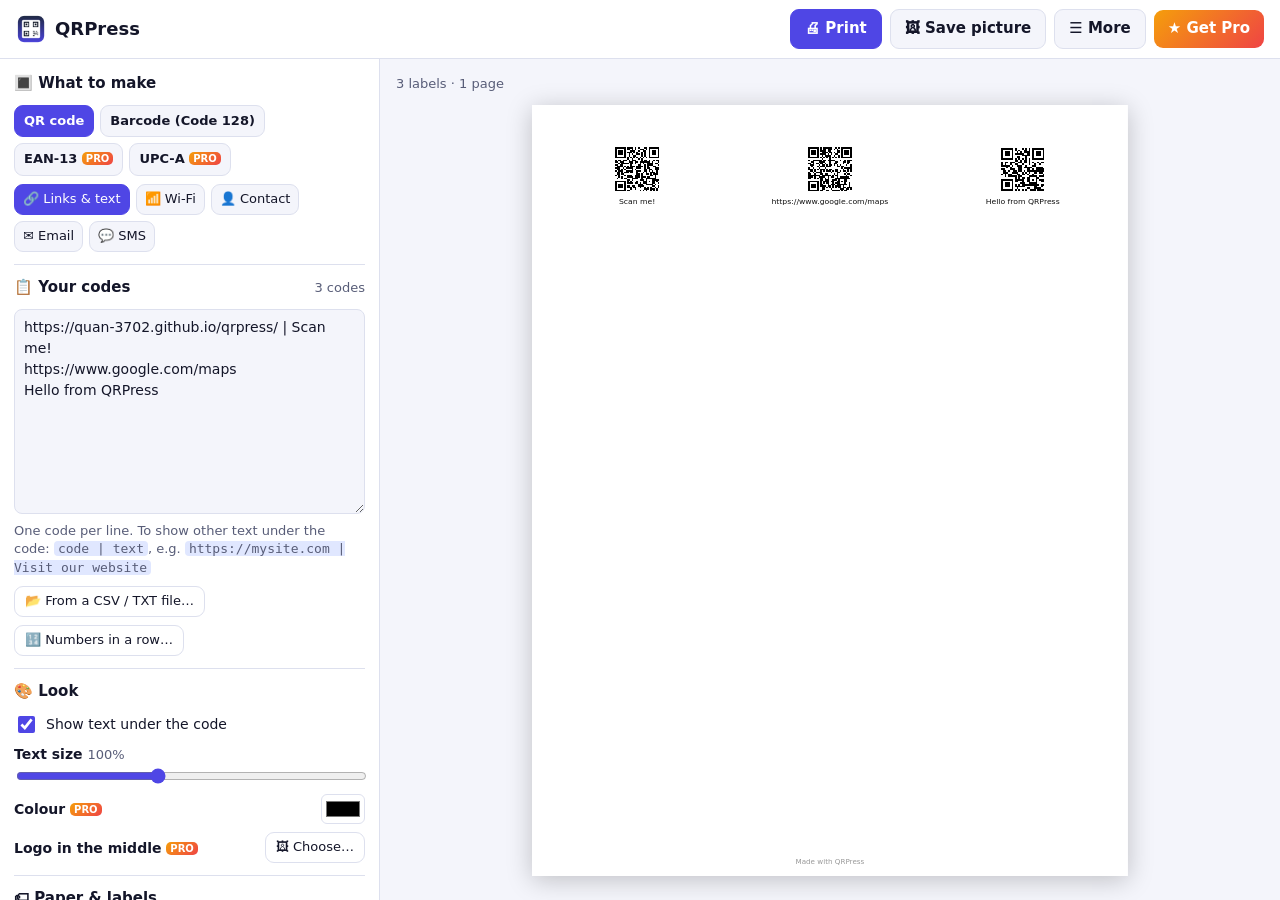
<file: index.html>
<!doctype html>
<html lang="en">
<head>
  <meta charset="utf-8">
  <meta name="viewport" content="width=device-width, initial-scale=1">
  <title>QRPress - QR Code &amp; Barcode Label Maker</title>
  <meta name="description" content="Make QR codes and barcodes one by one or hundreds at once – Wi-Fi, contact card, links, Code 128, EAN-13, UPC – and print them on Avery labels or any paper. Works offline, no subscription.">
  <meta name="theme-color" content="#4f46e5">
  <link rel="manifest" href="manifest.json">
  <link rel="icon" href="icon-192.png">
  <link rel="stylesheet" href="style.css">
</head>
<body>
  <header class="topbar">
    <div class="brand"><img src="icon-192.png" alt="" width="30" height="30"><span>QRPress</span></div>
    <span class="spacer"></span>
    <div class="top-btns">
      <button id="printBtn" class="tb primary-tb" title="Print (Ctrl+P)">🖨 Print</button>
      <button id="pngBtn" class="tb" title="Save the first code as a picture">🖼 Save picture</button>
      <button id="moreBtn" class="tb">☰ More</button>
      <button id="proBtn" class="pro-btn">★ Get Pro</button>
    </div>
    <div id="menu" class="menu" hidden>
      <button id="zipBtn">🗂 Save all codes as pictures (ZIP) <span class="pro-tag">PRO</span></button>
      <button id="svgBtn">✒ Save the first code as SVG (for designers) <span class="pro-tag">PRO</span></button>
      <hr>
      <button id="saveBtn">💾 Save my settings (file)</button>
      <button id="openBtn">📂 Open saved settings…</button>
      <hr>
      <a href="help.html" target="_blank" rel="noopener">❓ How to use QRPress</a>
      <a href="mailto:thequan03072002@gmail.com?subject=QRPress%20feedback">✉ Feedback &amp; support</a>
      <a href="https://apps.microsoft.com/detail/9NP0RPZLKVFR" target="_blank" rel="noopener">More apps: LabelPress – labels for jars &amp; boxes</a>
      <a href="https://apps.microsoft.com/detail/9PMB9K33JH3K" target="_blank" rel="noopener">More apps: MenuPress – menu maker</a>
    </div>
    <input id="openIn" type="file" accept=".json,application/json" hidden>
    <input id="logoIn" type="file" accept="image/*" hidden>
    <input id="listIn" type="file" accept=".csv,.txt,text/csv,text/plain" hidden>
  </header>

  <main class="layout">
    <aside class="left">
      <section class="tool">
        <h2>🔳 What to make</h2>
        <div class="seg" id="kindSeg">
          <button data-k="qr">QR code</button><button data-k="c128">Barcode (Code 128)</button><button data-k="ean13">EAN-13 <span class="pro-tag">PRO</span></button><button data-k="upca">UPC-A <span class="pro-tag">PRO</span></button>
        </div>
        <div id="modeBox" class="seg small-seg">
          <button data-m="list">🔗 Links &amp; text</button><button data-m="wifi">📶 Wi-Fi</button><button data-m="vcard">👤 Contact</button><button data-m="email">✉ Email</button><button data-m="sms">💬 SMS</button>
        </div>
      </section>
      <section class="tool" id="listBox">
        <div class="row"><h2>📋 Your codes</h2><span id="count" class="muted"></span></div>
        <textarea id="list" rows="9" spellcheck="false"></textarea>
        <p class="hint">One code per line. To show other text under the code: <code>code | text</code>, e.g. <code>https://mysite.com | Visit our website</code></p>
        <div class="row-btns tight"><button id="listOpen" class="ghost small">📂 From a CSV / TXT file…</button><button id="seqToggle" class="ghost small">🔢 Numbers in a row…</button></div>
        <div id="seqBox" class="seq" hidden>
          <div class="three">
            <label class="field">Start with<input id="seqPre" type="text" maxlength="20" placeholder="INV-"></label>
            <label class="field">From<input id="seqFrom" type="number" min="0" value="1"></label>
            <label class="field">To<input id="seqTo" type="number" min="0" value="30"></label>
          </div>
          <div class="row"><label class="field inline">Digits<input id="seqPad" type="number" min="1" max="12" value="4"></label><button id="seqAdd" class="primary small">Add to the list</button></div>
        </div>
      </section>
      <section class="tool" id="wifiBox" hidden>
        <h2>📶 Wi-Fi</h2>
        <label class="field">Network name<input id="wSsid" type="text" maxlength="64" placeholder="Cafe Lotus Guest"></label>
        <label class="field">Password<input id="wPass" type="text" maxlength="64"></label>
        <div class="two"><label class="field">Security<select id="wSec"><option value="WPA">WPA / WPA2 / WPA3</option><option value="WEP">WEP</option><option value="nopass">No password</option></select></label>
        <label class="check pad"><input id="wHid" type="checkbox"> Hidden network</label></div>
      </section>
      <section class="tool" id="vcardBox" hidden>
        <h2>👤 Contact card</h2>
        <label class="field">Name<input id="vName" type="text" maxlength="80" placeholder="Anna Nguyen"></label>
        <label class="field">Company<input id="vOrg" type="text" maxlength="80"></label>
        <div class="two"><label class="field">Phone<input id="vTel" type="text" maxlength="40"></label><label class="field">Email<input id="vMail" type="text" maxlength="80"></label></div>
        <label class="field">Website<input id="vUrl" type="text" maxlength="120"></label>
        <label class="field">Address<input id="vAdr" type="text" maxlength="160"></label>
      </section>
      <section class="tool" id="emailBox" hidden>
        <h2>✉ Email</h2>
        <label class="field">To<input id="eTo" type="text" maxlength="120" placeholder="hello@mysite.com"></label>
        <label class="field">Subject<input id="eSub" type="text" maxlength="120"></label>
        <label class="field">Message<input id="eBody" type="text" maxlength="400"></label>
      </section>
      <section class="tool" id="smsBox" hidden>
        <h2>💬 Text message</h2>
        <label class="field">Phone number<input id="sTel" type="text" maxlength="40"></label>
        <label class="field">Message<input id="sBody" type="text" maxlength="300"></label>
      </section>
      <section class="tool">
        <h2>🎨 Look</h2>
        <label class="check"><input id="showText" type="checkbox"> Show text under the code</label>
        <label class="field"><span>Text size <span id="tsVal" class="muted"></span></span><input id="tSize" type="range" min="60" max="160" step="10"></label>
        <div class="row"><span class="field">Colour <span class="pro-tag">PRO</span></span><input id="color" type="color"></div>
        <div class="row" id="logoRow"><span class="field">Logo in the middle <span class="pro-tag">PRO</span></span><span><button id="logoPick" class="ghost small">🖼 Choose…</button> <button id="logoClear" class="ghost small" hidden>✕</button></span></div>
      </section>
      <section class="tool">
        <h2>🏷 Paper &amp; labels</h2>
        <label class="field">Print on<select id="layout"></select></label>
        <div id="gridOpts" class="two">
          <label class="field">Code size (mm)<input id="gSize" type="number" min="15" max="120" step="5"></label>
          <label class="field">Paper<select id="gPaper"><option value="letter">US Letter</option><option value="a4">A4</option></select></label>
        </div>
        <div id="customOpts" class="two">
          <label class="field">Label width (mm)<input id="cW" type="number" min="15" max="200"></label>
          <label class="field">Label height (mm)<input id="cH" type="number" min="10" max="200"></label>
        </div>
        <div class="two">
          <label class="field">Copies of each code<input id="copies" type="number" min="1" max="500"></label>
          <label class="field">Skip used labels<input id="skip" type="number" min="0" max="200"></label>
        </div>
      </section>
      <p class="promise">🔒 Works on this PC, offline – nothing is uploaded.<br>💳 Pay once for Pro – no subscription.</p>
      <p class="fb-note">💬 Something not working the way you want? Tell me – <a href="mailto:thequan03072002@gmail.com?subject=QRPress%20feedback">thequan03072002@gmail.com</a>. I read every message and improve the app.</p>
    </aside>
    <section class="stage">
      <div class="stagebar"><span id="pageLine" class="muted"></span><span id="warn" class="warn"></span></div>
      <div id="preview" class="preview"></div>
    </section>
  </main>

  <dialog id="proDialog" class="dlg">
    <h2>QRPress Pro</h2>
    <p class="muted">One-time purchase. Yours forever on this Microsoft account. No subscription, ever.</p>
    <ul class="pro-list">
      <li><strong>Unlimited codes</strong> – the free version makes up to 10 different codes at a time</li>
      <li><strong>EAN-13 and UPC-A</strong> product barcodes</li>
      <li><strong>Your logo</strong> in the middle of the QR code, and <strong>your colour</strong></li>
      <li><strong>All codes as pictures</strong> in one ZIP file, and SVG for designers</li>
      <li><strong>No “Made with QRPress” line</strong> on the page</li>
    </ul>
    <p class="fb-note">💬 Something not working the way you want? Tell me – <a href="mailto:thequan03072002@gmail.com?subject=QRPress%20feedback">thequan03072002@gmail.com</a>. I read every message and improve the app.</p>
    <p id="proMsg" class="pro-msg" hidden></p>
    <div class="row-btns">
      <button id="buyBtn" class="primary" autofocus>Unlock Pro</button>
      <button id="restoreBtn" class="ghost">Restore purchase</button>
      <button id="closePro" class="ghost">Not now</button>
    </div>
  </dialog>
  <div id="toast" class="toast" hidden></div>
  <div id="restartBar" class="restart" hidden>A new version of QRPress is ready. <button id="restartBtn" class="primary">Restart now</button></div>
  <div id="printArea"></div>
  <script src="qr.js"></script>
  <script src="app.js"></script>
  <script src="rate.js" data-id="9P7R7NH22J8W" data-app="QRPress"></script>
</body>
</html>
</file>
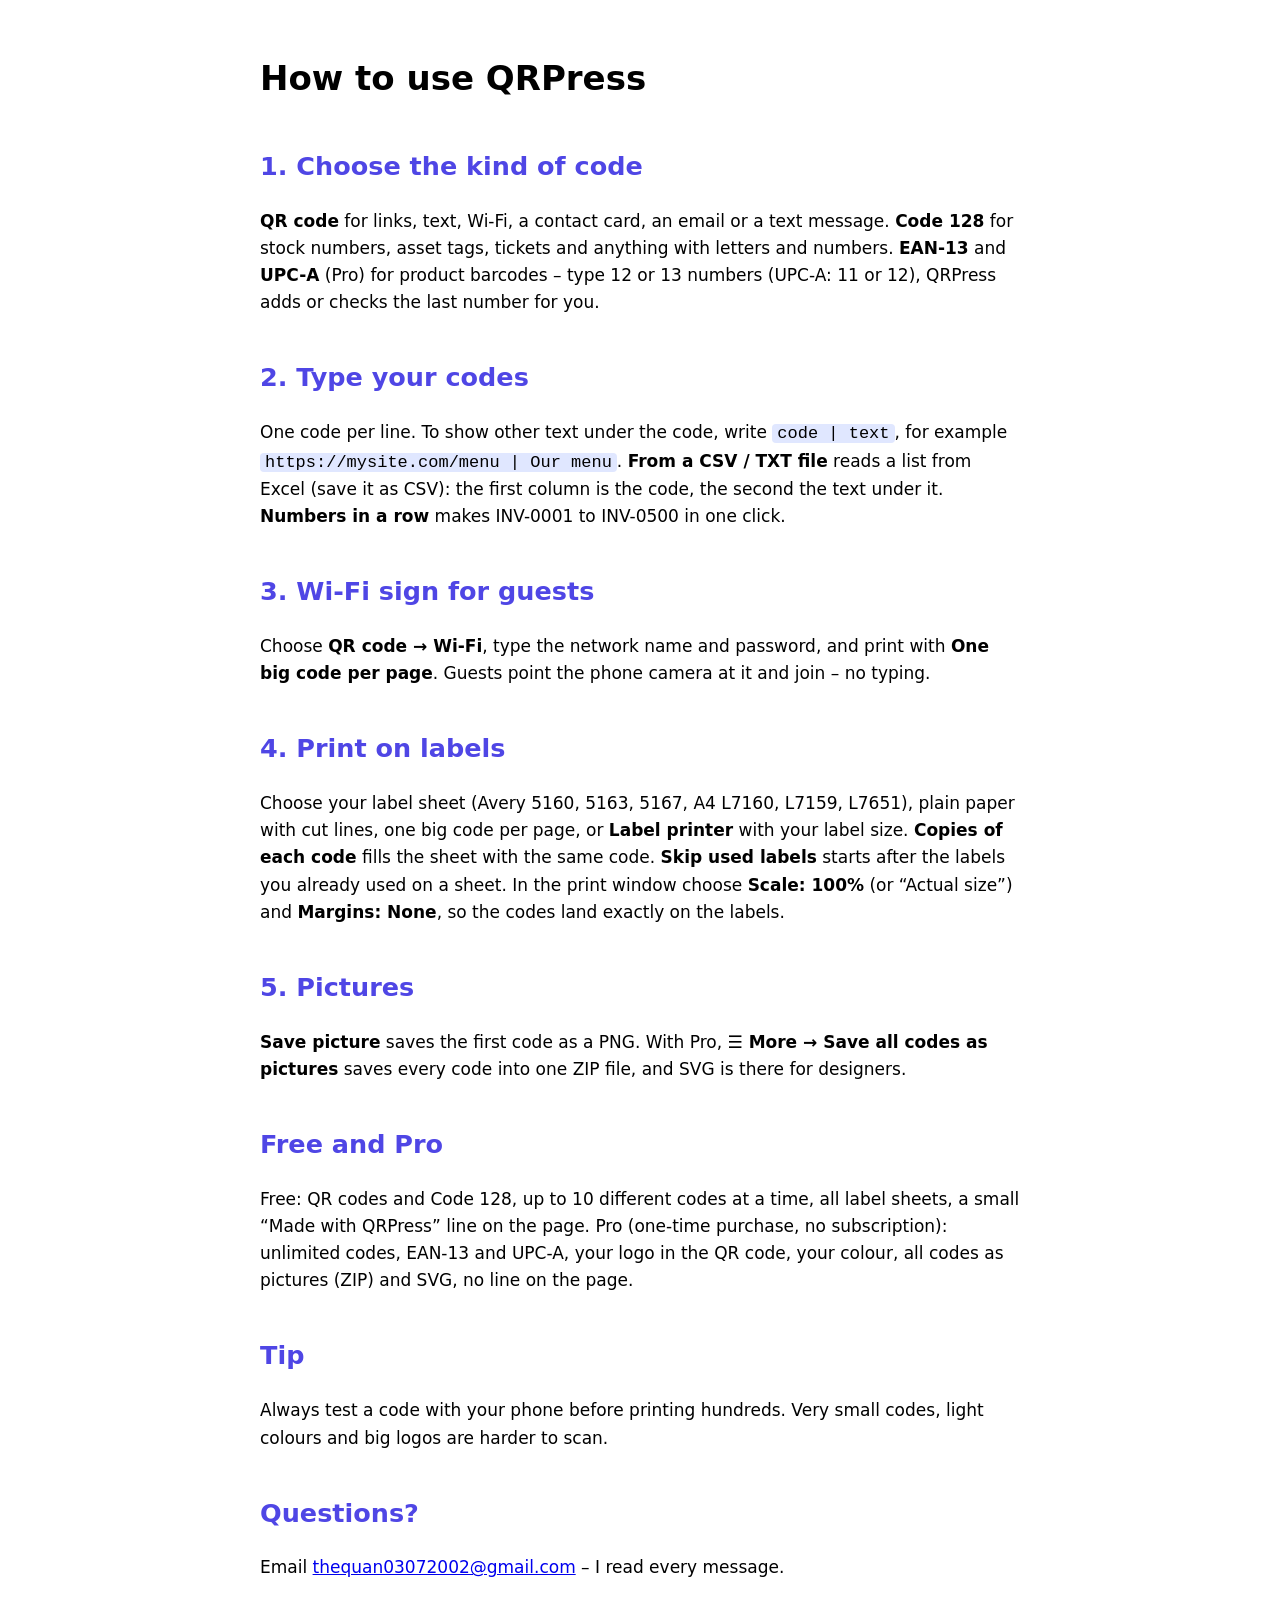
<file: help.html>
<!doctype html><html lang="en"><head><meta charset="utf-8"><meta name="viewport" content="width=device-width, initial-scale=1"><title>QRPress – Help</title><style>body{font:17px/1.6 "Segoe UI",system-ui,sans-serif;max-width:760px;margin:0 auto;padding:28px 20px}h2{margin-top:1.6em;color:#4f46e5}code{background:#e0e7ff;padding:0 5px;border-radius:4px}</style></head><body>
<h1>How to use QRPress</h1>
<h2>1. Choose the kind of code</h2>
<p><b>QR code</b> for links, text, Wi-Fi, a contact card, an email or a text message. <b>Code 128</b> for stock numbers, asset tags, tickets and anything with letters and numbers. <b>EAN-13</b> and <b>UPC-A</b> (Pro) for product barcodes – type 12 or 13 numbers (UPC-A: 11 or 12), QRPress adds or checks the last number for you.</p>
<h2>2. Type your codes</h2>
<p>One code per line. To show other text under the code, write <code>code | text</code>, for example <code>https://mysite.com/menu | Our menu</code>. <b>From a CSV / TXT file</b> reads a list from Excel (save it as CSV): the first column is the code, the second the text under it. <b>Numbers in a row</b> makes INV-0001 to INV-0500 in one click.</p>
<h2>3. Wi-Fi sign for guests</h2>
<p>Choose <b>QR code → Wi-Fi</b>, type the network name and password, and print with <b>One big code per page</b>. Guests point the phone camera at it and join – no typing.</p>
<h2>4. Print on labels</h2>
<p>Choose your label sheet (Avery 5160, 5163, 5167, A4 L7160, L7159, L7651), plain paper with cut lines, one big code per page, or <b>Label printer</b> with your label size. <b>Copies of each code</b> fills the sheet with the same code. <b>Skip used labels</b> starts after the labels you already used on a sheet. In the print window choose <b>Scale: 100%</b> (or “Actual size”) and <b>Margins: None</b>, so the codes land exactly on the labels.</p>
<h2>5. Pictures</h2>
<p><b>Save picture</b> saves the first code as a PNG. With Pro, <b>☰ More → Save all codes as pictures</b> saves every code into one ZIP file, and SVG is there for designers.</p>
<h2>Free and Pro</h2>
<p>Free: QR codes and Code 128, up to 10 different codes at a time, all label sheets, a small “Made with QRPress” line on the page. Pro (one-time purchase, no subscription): unlimited codes, EAN-13 and UPC-A, your logo in the QR code, your colour, all codes as pictures (ZIP) and SVG, no line on the page.</p>
<h2>Tip</h2><p>Always test a code with your phone before printing hundreds. Very small codes, light colours and big logos are harder to scan.</p>
<h2>Questions?</h2><p>Email <a href="mailto:thequan03072002@gmail.com?subject=QRPress">thequan03072002@gmail.com</a> – I read every message.</p>
</body></html>
</file>
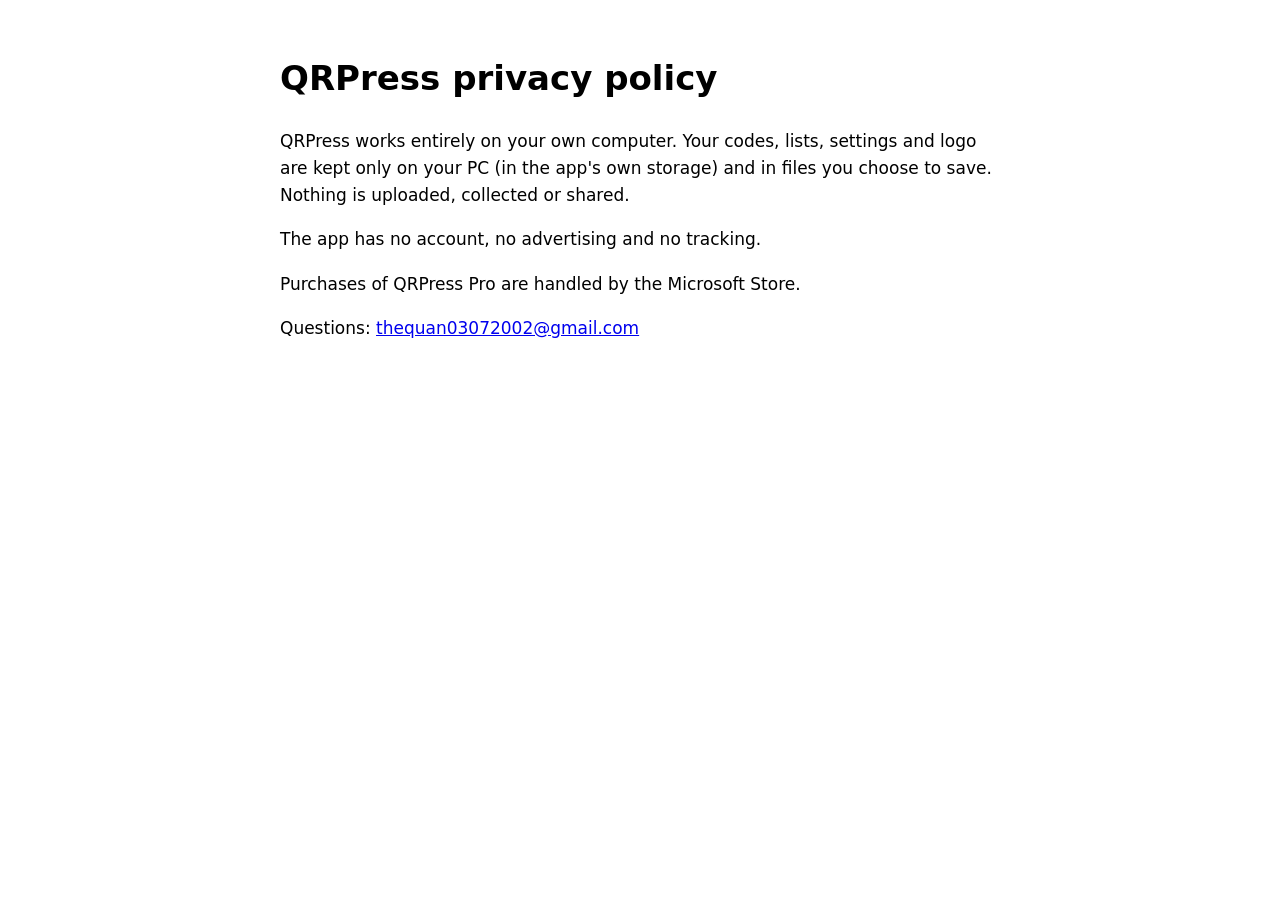
<file: privacy.html>
<!doctype html><html lang="en"><head><meta charset="utf-8"><meta name="viewport" content="width=device-width, initial-scale=1"><title>QRPress – Privacy</title><style>body{font:17px/1.6 "Segoe UI",system-ui,sans-serif;max-width:720px;margin:0 auto;padding:28px 20px}</style></head><body><h1>QRPress privacy policy</h1><p>QRPress works entirely on your own computer. Your codes, lists, settings and logo are kept only on your PC (in the app's own storage) and in files you choose to save. Nothing is uploaded, collected or shared.</p><p>The app has no account, no advertising and no tracking.</p><p>Purchases of QRPress Pro are handled by the Microsoft Store.</p><p>Questions: <a href="mailto:thequan03072002@gmail.com">thequan03072002@gmail.com</a></p></body></html>
</file>
<file: style.css>
:root { --bg: #f4f5fb; --card: #ffffff; --text: #141629; --muted: #585d78; --line: #dde0ee; --acc: #4f46e5; --acc-2: #e0e7ff; --on-acc: #ffffff; --danger: #b42318; color-scheme: light dark; }
@media (prefers-color-scheme: dark) { :root { --bg: #0e0f1a; --card: #171a2b; --text: #e8eaf6; --muted: #a1a6c4; --line: #2d3150; --acc: #a5b4fc; --acc-2: #23285a; --on-acc: #11143a; --danger: #f97066; } }
* { box-sizing: border-box; }
html, body { height: 100%; }
body { margin: 0; font: 15px/1.45 "Segoe UI", system-ui, sans-serif; background: var(--bg); color: var(--text); display: flex; flex-direction: column; }
[hidden] { display: none !important; }
h2 { font-size: 15px; margin: 0 0 2px; }
.topbar { position: relative; display: flex; align-items: center; gap: 12px; padding: 9px 16px; border-bottom: 1px solid var(--line); background: var(--card); flex-wrap: wrap; }
.brand { display: flex; align-items: center; gap: 9px; font-weight: 700; font-size: 18px; }
.brand img { border-radius: 7px; }
.spacer { flex: 1; }
.top-btns { display: flex; gap: 8px; align-items: center; flex-wrap: wrap; }
button, select.tb { font: inherit; border-radius: 9px; padding: 8px 14px; cursor: pointer; border: 1px solid transparent; }
.tb { background: var(--bg); color: var(--text); border-color: var(--line); font-weight: 600; }
.tb:hover, .ghost:hover { border-color: var(--acc); }
.primary, .primary-tb { background: var(--acc); color: var(--on-acc); font-weight: 700; border-color: var(--acc); }
.ghost { background: transparent; color: var(--text); border-color: var(--line); }
.small { padding: 5px 10px; font-size: 13px; }
.pro-btn { background: linear-gradient(135deg, #f59e0b, #ef4444); color: #fff; font-weight: 700; border: 0; }
.pro-btn.is-pro { background: var(--acc-2); color: var(--acc); cursor: default; }
.pro-tag { font-size: 10px; font-weight: 800; color: #fff; background: linear-gradient(135deg, #f59e0b, #ef4444); border-radius: 5px; padding: 1px 4px; vertical-align: 1px; }
body.unlocked .pro-tag { display: none; }
.menu { position: absolute; right: 16px; top: 54px; z-index: 20; background: var(--card); border: 1px solid var(--line); border-radius: 12px; padding: 6px; display: flex; flex-direction: column; min-width: 320px; box-shadow: 0 10px 30px rgba(0,0,0,.25); }
.menu button, .menu a { text-align: left; background: transparent; color: var(--text); padding: 9px 12px; border-radius: 8px; text-decoration: none; border: 0; }
.menu button:hover, .menu a:hover { background: var(--acc-2); }
.menu small { color: var(--muted); margin-left: 6px; }
.menu hr { border: 0; border-top: 1px solid var(--line); margin: 4px 6px; }
.layout { flex: 1; min-height: 0; display: grid; grid-template-columns: 380px minmax(0, 1fr); }
.left { background: var(--card); border-right: 1px solid var(--line); padding: 14px; overflow: auto; display: flex; flex-direction: column; gap: 12px; }
.left > * { flex-shrink: 0; }
.tool { display: flex; flex-direction: column; gap: 8px; padding-bottom: 12px; border-bottom: 1px solid var(--line); }
.field { display: block; font-size: 14px; font-weight: 600; }
.field > input, .field > select { display: block; margin-top: 4px; }
.two { display: grid; grid-template-columns: 1fr 1fr; gap: 8px; }
.row { display: flex; align-items: center; justify-content: space-between; gap: 8px; }
input[type=text], select, textarea { font: inherit; padding: 7px 9px; border-radius: 8px; border: 1px solid var(--line); background: var(--bg); color: var(--text); width: 100%; font-weight: 400; }
textarea { resize: vertical; font-size: 14px; line-height: 1.5; }
input[type=range] { width: 100%; accent-color: var(--acc); }
.check { display: flex; align-items: center; gap: 8px; font-size: 14px; cursor: pointer; }
.check input { width: 17px; height: 17px; accent-color: var(--acc); }
.hint { font-size: 13px; color: var(--muted); margin: 0; }
.hint code { background: var(--acc-2); padding: 0 4px; border-radius: 4px; }
.warn { color: var(--danger); }
.muted { color: var(--muted); font-size: 13px; font-weight: 400; }
.promise { font-size: 13px; color: var(--muted); margin: 0; }
.fb-note { font-size: 13px; background: var(--acc-2); border-radius: 9px; padding: 8px 10px; margin: 0; }
.fb-note a { color: var(--acc); font-weight: 600; }
.stage { overflow: auto; padding: 16px; display: flex; flex-direction: column; gap: 10px; }
.stagebar { display: flex; gap: 12px; align-items: center; }
.preview { display: flex; flex-direction: column; align-items: center; gap: 18px; }
.pwrap { position: relative; box-shadow: 0 4px 24px rgba(0,0,0,.22); overflow: hidden; flex: 0 0 auto; }
#measure { position: fixed; left: -20000px; top: 0; visibility: hidden; }
.dlg { border: 0; border-radius: 16px; padding: 22px 24px; max-width: 540px; background: var(--card); color: var(--text); box-shadow: 0 20px 60px rgba(0,0,0,.35); }
.dlg::backdrop { background: rgba(10, 10, 30, .5); }
.dlg h2 { font-size: 21px; margin-bottom: 4px; }
.pro-list { padding-left: 20px; display: flex; flex-direction: column; gap: 6px; }
.pro-msg { background: var(--acc-2); border-radius: 9px; padding: 8px 10px; font-size: 14px; }
.row-btns { display: flex; gap: 8px; flex-wrap: wrap; margin-top: 12px; }
.toast { position: fixed; left: 50%; bottom: 24px; transform: translateX(-50%); background: #141629; color: #fff; padding: 10px 16px; border-radius: 10px; z-index: 50; max-width: 90vw; }
.restart { position: fixed; left: 50%; top: 12px; transform: translateX(-50%); background: var(--card); border: 1px solid var(--line); padding: 8px 12px; border-radius: 12px; z-index: 60; display: flex; gap: 10px; align-items: center; }
#printArea { display: none; }
@media print {
  body > *:not(#printArea) { display: none !important; }
  #printArea { display: block !important; }
  body.no-print #printArea { display: none !important; }
}
@media (max-width: 900px) { .layout { grid-template-columns: 1fr; } }
.seg { display: flex; flex-wrap: wrap; gap: 6px; }
.seg button { background: var(--bg); color: var(--text); border: 1px solid var(--line); padding: 6px 9px; font-size: 13px; font-weight: 600; }
.seg button.on { background: var(--acc); color: var(--on-acc); border-color: var(--acc); }
.seg button.on .pro-tag { background: #fff; color: var(--acc); }
.small-seg button { font-size: 13px; padding: 5px 8px; font-weight: 500; }
.tight { margin-top: 0; }
.three { display: grid; grid-template-columns: 1.3fr 1fr 1fr; gap: 8px; }
.seq { display: flex; flex-direction: column; gap: 8px; background: var(--acc-2); padding: 10px; border-radius: 10px; }
.field.inline { display: flex; align-items: center; gap: 8px; }
.field.inline input { width: 70px; margin: 0; }
.check.pad { padding-top: 22px; }
input[type=number] { font: inherit; padding: 7px 9px; border-radius: 8px; border: 1px solid var(--line); background: var(--bg); color: var(--text); width: 100%; font-weight: 400; }
input[type=color] { width: 44px; height: 30px; border: 1px solid var(--line); border-radius: 6px; background: none; padding: 2px; cursor: pointer; }
.stagebar { display: flex; gap: 12px; align-items: center; flex-wrap: wrap; min-height: 20px; }
.stagebar .warn { font-size: 13px; }
.pwrap > div { position: absolute; left: 0; top: 0; }
@media print { #printArea .qp-page { -webkit-print-color-adjust: exact; print-color-adjust: exact; } }
</file>
